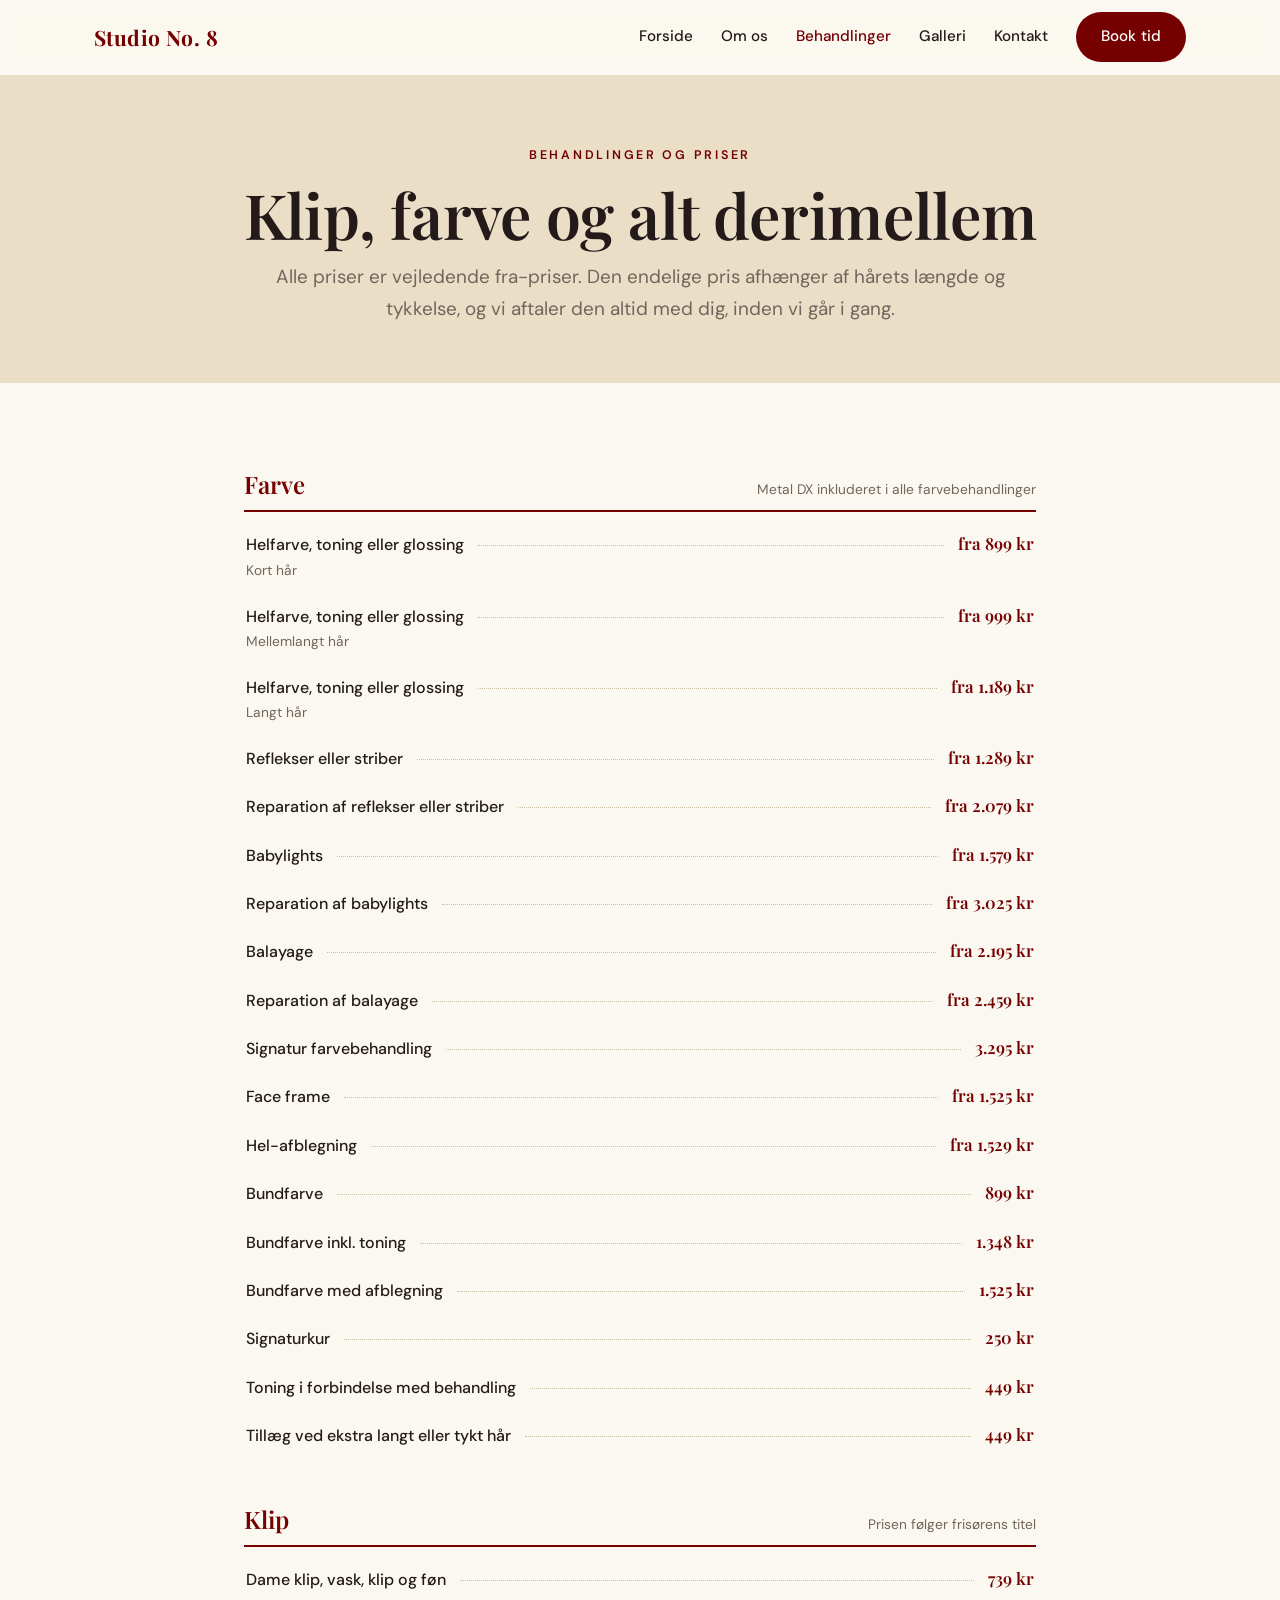
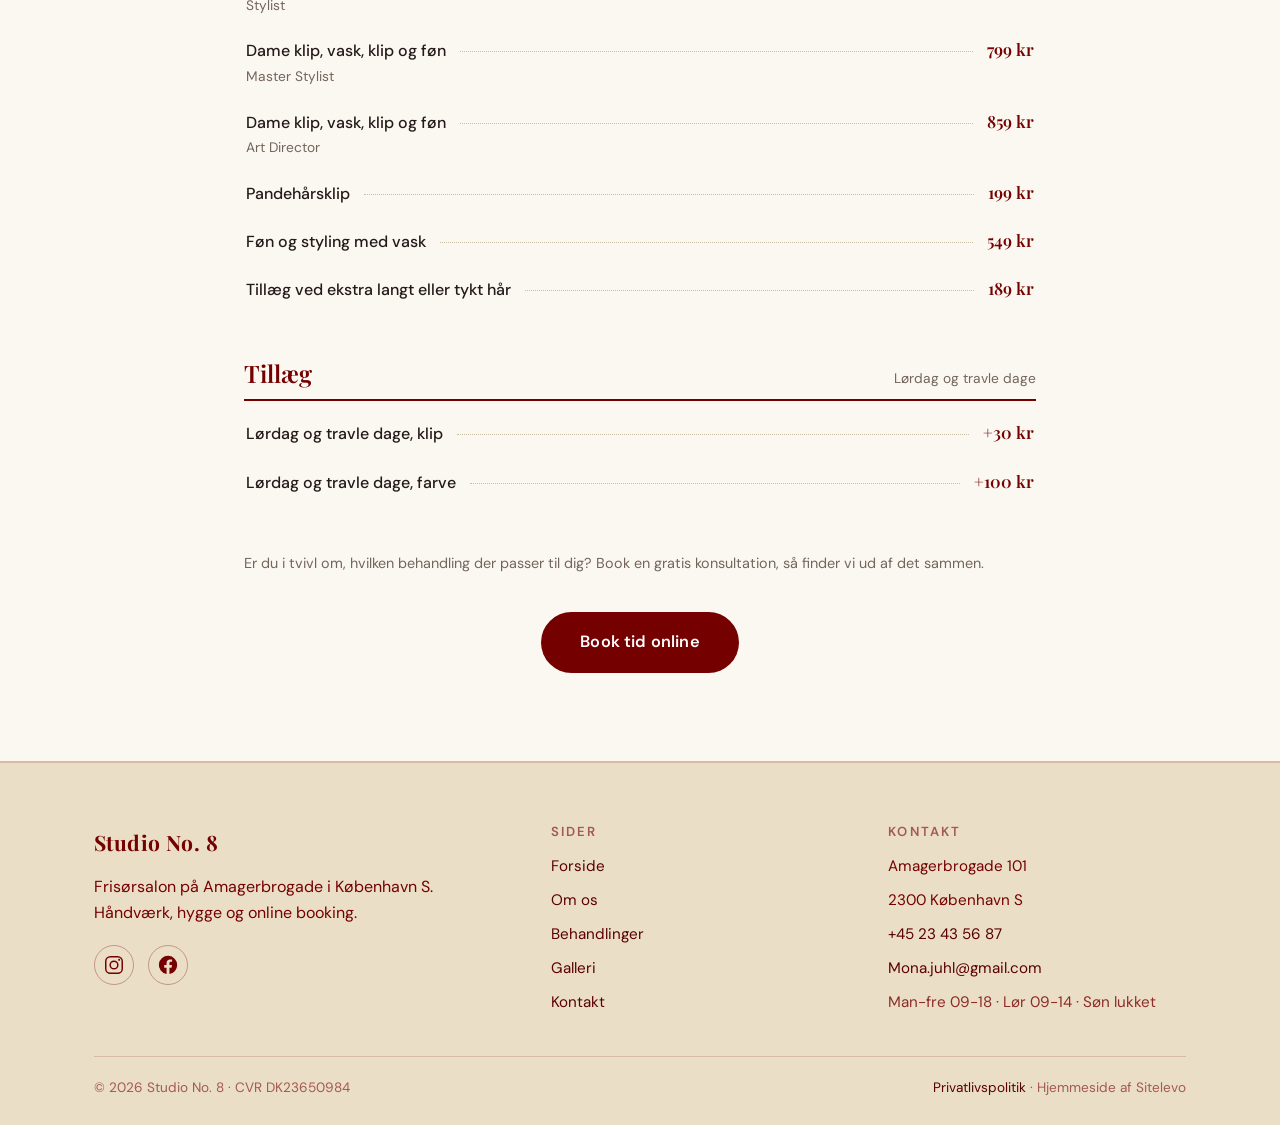
<file: behandlinger.html>
<!DOCTYPE html>
<html lang="da">
<head>
<meta charset="UTF-8">
<meta name="viewport" content="width=device-width, initial-scale=1">
<title>Behandlinger og priser - Studio No. 8</title>
<meta name="description" content="Se priser på klip, farve, balayage og reflekser hos Studio No. 8 på Amagerbrogade. Metal DX er inkluderet i alle farvebehandlinger.">
<link rel="preconnect" href="https://fonts.googleapis.com">
<link rel="preconnect" href="https://fonts.gstatic.com" crossorigin>
<link href="https://fonts.googleapis.com/css2?family=Playfair+Display:ital,wght@0,500;0,600;0,700;1,500&family=DM+Sans:wght@300;400;500;600&display=swap" rel="stylesheet">
<link rel="stylesheet" href="styles.css">
</head>
<body>

<header class="nav">
  <div class="wrap nav__inner">
    <a href="index.html" class="brand">Studio No. 8</a>
    <nav class="nav__links">
      <a href="index.html">Forside</a>
      <a href="om-os.html">Om os</a>
      <a href="behandlinger.html" class="active">Behandlinger</a>
      <a href="galleri.html">Galleri</a>
      <a href="kontakt.html">Kontakt</a>
      <a href="book-tid.html" class="btn btn--primary nav__cta">Book tid</a>
    </nav>
    <button class="nav__toggle" aria-label="Menu">☰</button>
  </div>
</header>

<section class="page-hero">
  <div class="wrap reveal">
    <p class="eyebrow">Behandlinger og priser</p>
    <h1>Klip, farve og alt derimellem</h1>
    <p class="lead">Alle priser er vejledende fra-priser. Den endelige pris afhænger af hårets længde og tykkelse, og vi aftaler den altid med dig, inden vi går i gang.</p>
  </div>
</section>

<section class="section">
  <div class="wrap" style="max-width:840px">

    <!-- FARVE -->
    <div class="pricegroup reveal">
      <div class="pricegroup__head">
        <h3>Farve</h3>
        <span class="pricegroup__note">Metal DX inkluderet i alle farvebehandlinger</span>
      </div>
      <ul class="pricelist">
        <li><span class="name">Helfarve, toning eller glossing<span class="sub">Kort hår</span></span><span class="dots"></span><span class="price">fra 899 kr</span></li>
        <li><span class="name">Helfarve, toning eller glossing<span class="sub">Mellemlangt hår</span></span><span class="dots"></span><span class="price">fra 999 kr</span></li>
        <li><span class="name">Helfarve, toning eller glossing<span class="sub">Langt hår</span></span><span class="dots"></span><span class="price">fra 1.189 kr</span></li>
        <li><span class="name">Reflekser eller striber</span><span class="dots"></span><span class="price">fra 1.289 kr</span></li>
        <li><span class="name">Reparation af reflekser eller striber</span><span class="dots"></span><span class="price">fra 2.079 kr</span></li>
        <li><span class="name">Babylights</span><span class="dots"></span><span class="price">fra 1.579 kr</span></li>
        <li><span class="name">Reparation af babylights</span><span class="dots"></span><span class="price">fra 3.025 kr</span></li>
        <li><span class="name">Balayage</span><span class="dots"></span><span class="price">fra 2.195 kr</span></li>
        <li><span class="name">Reparation af balayage</span><span class="dots"></span><span class="price">fra 2.459 kr</span></li>
        <li><span class="name">Signatur farvebehandling</span><span class="dots"></span><span class="price">3.295 kr</span></li>
        <li><span class="name">Face frame</span><span class="dots"></span><span class="price">fra 1.525 kr</span></li>
        <li><span class="name">Hel-afblegning</span><span class="dots"></span><span class="price">fra 1.529 kr</span></li>
        <li><span class="name">Bundfarve</span><span class="dots"></span><span class="price">899 kr</span></li>
        <li><span class="name">Bundfarve inkl. toning</span><span class="dots"></span><span class="price">1.348 kr</span></li>
        <li><span class="name">Bundfarve med afblegning</span><span class="dots"></span><span class="price">1.525 kr</span></li>
        <li><span class="name">Signaturkur</span><span class="dots"></span><span class="price">250 kr</span></li>
        <li><span class="name">Toning i forbindelse med behandling</span><span class="dots"></span><span class="price">449 kr</span></li>
        <li><span class="name">Tillæg ved ekstra langt eller tykt hår</span><span class="dots"></span><span class="price">449 kr</span></li>
      </ul>
    </div>

    <!-- KLIP -->
    <div class="pricegroup reveal">
      <div class="pricegroup__head">
        <h3>Klip</h3>
        <span class="pricegroup__note">Prisen følger frisørens titel</span>
      </div>
      <ul class="pricelist">
        <li><span class="name">Dame klip, vask, klip og føn<span class="sub">Stylist</span></span><span class="dots"></span><span class="price">739 kr</span></li>
        <li><span class="name">Dame klip, vask, klip og føn<span class="sub">Master Stylist</span></span><span class="dots"></span><span class="price">799 kr</span></li>
        <li><span class="name">Dame klip, vask, klip og føn<span class="sub">Art Director</span></span><span class="dots"></span><span class="price">859 kr</span></li>
        <li><span class="name">Pandehårsklip</span><span class="dots"></span><span class="price">199 kr</span></li>
        <li><span class="name">Føn og styling med vask</span><span class="dots"></span><span class="price">549 kr</span></li>
        <li><span class="name">Tillæg ved ekstra langt eller tykt hår</span><span class="dots"></span><span class="price">189 kr</span></li>
      </ul>
    </div>

    <!-- TILLAEG -->
    <div class="pricegroup reveal">
      <div class="pricegroup__head">
        <h3>Tillæg</h3>
        <span class="pricegroup__note">Lørdag og travle dage</span>
      </div>
      <ul class="pricelist">
        <li><span class="name">Lørdag og travle dage, klip</span><span class="dots"></span><span class="price">+30 kr</span></li>
        <li><span class="name">Lørdag og travle dage, farve</span><span class="dots"></span><span class="price">+100 kr</span></li>
      </ul>
    </div>

    <p class="muted reveal" style="font-size:.9rem;margin-top:10px">Er du i tvivl om, hvilken behandling der passer til dig? Book en gratis konsultation, så finder vi ud af det sammen.</p>

    <div class="center reveal" style="margin-top:36px">
      <a href="book-tid.html" class="btn btn--primary btn--lg">Book tid online</a>
    </div>
  </div>
</section>

<footer class="footer">
  <div class="wrap">
    <div class="footer__grid">
      <div>
        <a href="index.html" class="brand">Studio No. 8</a>
        <p style="margin-top:14px;max-width:34ch">Frisørsalon på Amagerbrogade i København S. Håndværk, hygge og online booking.</p>
        <div class="social">
          <a href="https://instagram.com/studiono.8" target="_blank" rel="noopener" aria-label="Instagram"><svg viewBox="0 0 24 24" width="22" height="22" fill="none" stroke="currentColor" stroke-width="1.6"><rect x="3" y="3" width="18" height="18" rx="5"/><circle cx="12" cy="12" r="4.2"/><circle cx="17.6" cy="6.4" r="1.1" fill="currentColor" stroke="none"/></svg></a>
          <a href="https://facebook.com/StudioNo.8" target="_blank" rel="noopener" aria-label="Facebook"><svg viewBox="0 0 24 24" width="22" height="22" fill="currentColor"><path d="M22 12a10 10 0 1 0-11.56 9.88v-6.99H7.9V12h2.54V9.8c0-2.51 1.49-3.9 3.78-3.9 1.1 0 2.24.2 2.24.2v2.46h-1.26c-1.24 0-1.63.77-1.63 1.56V12h2.78l-.44 2.89h-2.34v6.99A10 10 0 0 0 22 12z"/></svg></a>
        </div>
      </div>
      <div>
        <h4>Sider</h4>
        <ul>
          <li><a href="index.html">Forside</a></li>
          <li><a href="om-os.html">Om os</a></li>
          <li><a href="behandlinger.html">Behandlinger</a></li>
          <li><a href="galleri.html">Galleri</a></li>
          <li><a href="kontakt.html">Kontakt</a></li>
        </ul>
      </div>
      <div>
        <h4>Kontakt</h4>
        <ul>
          <li>Amagerbrogade 101</li>
          <li>2300 København S</li>
          <li><a href="tel:+4523435687">+45 23 43 56 87</a></li>
          <li><a href="mailto:Mona.juhl@gmail.com">Mona.juhl@gmail.com</a></li>
          <li style="margin-top:8px;opacity:.8">Man-fre 09-18 · Lør 09-14 · Søn lukket</li>
        </ul>
      </div>
    </div>
    <div class="footer__bottom">
      <span>© 2026 Studio No. 8 · CVR DK23650984</span>
      <span><a href="privatlivspolitik.html">Privatlivspolitik</a> · Hjemmeside af Sitelevo</span>
    </div>
  </div>
</footer>

<div class="sticky-cta">
  <a href="tel:+4523435687" class="btn btn--outline">Ring</a>
  <a href="book-tid.html" class="btn btn--primary">Book tid</a>
</div>

<script src="script.js"></script>
</body>
</html>
</file>
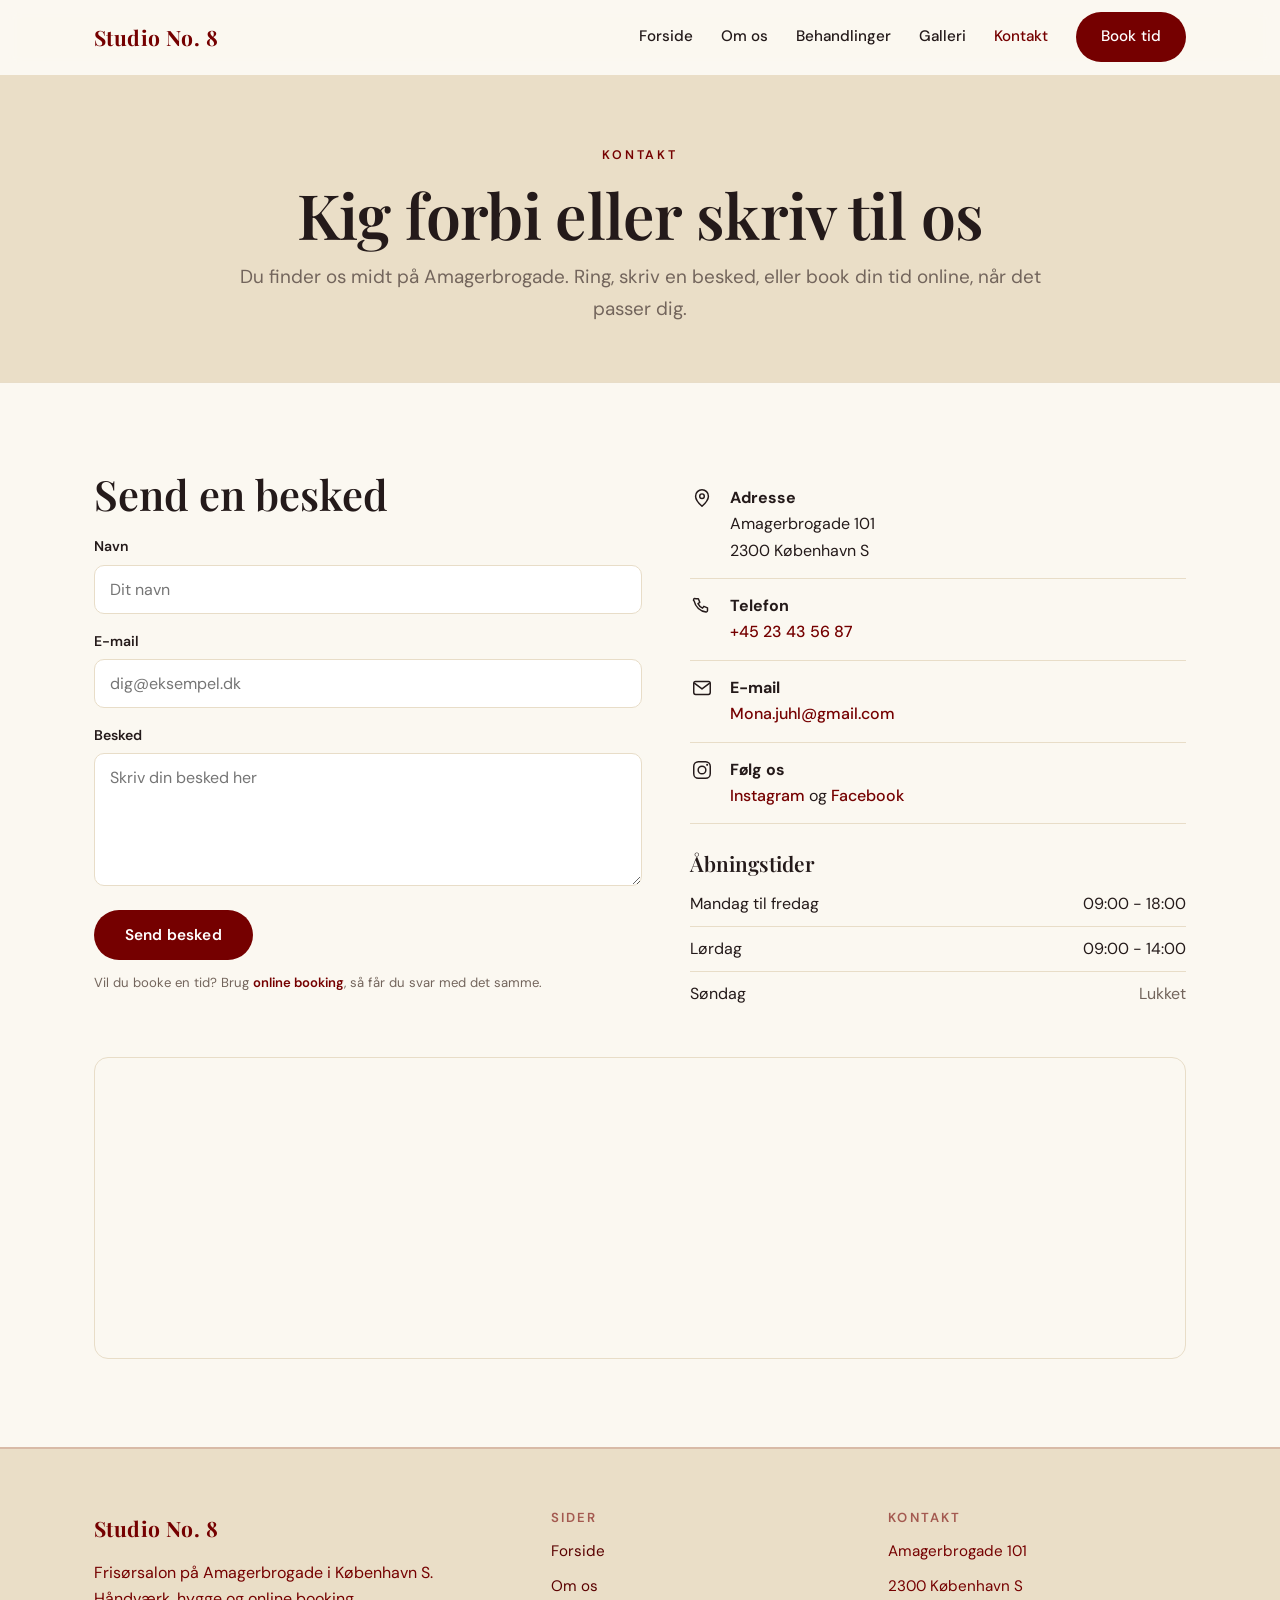
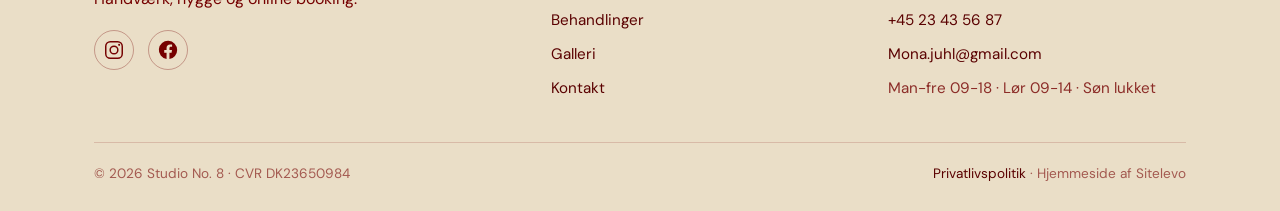
<file: kontakt.html>
<!DOCTYPE html>
<html lang="da">
<head>
<meta charset="UTF-8">
<meta name="viewport" content="width=device-width, initial-scale=1">
<title>Kontakt - Studio No. 8</title>
<meta name="description" content="Kontakt Studio No. 8 på Amagerbrogade 101, 2300 København S. Ring, skriv eller kig forbi. Se åbningstider og find vej.">
<link rel="preconnect" href="https://fonts.googleapis.com">
<link rel="preconnect" href="https://fonts.gstatic.com" crossorigin>
<link href="https://fonts.googleapis.com/css2?family=Playfair+Display:ital,wght@0,500;0,600;0,700;1,500&family=DM+Sans:wght@300;400;500;600&display=swap" rel="stylesheet">
<link rel="stylesheet" href="styles.css">
</head>
<body>

<header class="nav">
  <div class="wrap nav__inner">
    <a href="index.html" class="brand">Studio No. 8</a>
    <nav class="nav__links">
      <a href="index.html">Forside</a>
      <a href="om-os.html">Om os</a>
      <a href="behandlinger.html">Behandlinger</a>
      <a href="galleri.html">Galleri</a>
      <a href="kontakt.html" class="active">Kontakt</a>
      <a href="book-tid.html" class="btn btn--primary nav__cta">Book tid</a>
    </nav>
    <button class="nav__toggle" aria-label="Menu">☰</button>
  </div>
</header>

<section class="page-hero">
  <div class="wrap reveal">
    <p class="eyebrow">Kontakt</p>
    <h1>Kig forbi eller skriv til os</h1>
    <p class="lead">Du finder os midt på Amagerbrogade. Ring, skriv en besked, eller book din tid online, når det passer dig.</p>
  </div>
</section>

<section class="section">
  <div class="wrap contact-grid">

    <!-- Formular -->
    <div class="reveal">
      <h2 style="margin-bottom:18px">Send en besked</h2>
      <form onsubmit="event.preventDefault(); alert('Tak for din besked. Dette er et preview, og formularen kobles til e-mail eller Jotform, før siden går live.');">
        <div class="field">
          <label for="navn">Navn</label>
          <input id="navn" name="navn" type="text" placeholder="Dit navn" required>
        </div>
        <div class="field">
          <label for="email">E-mail</label>
          <input id="email" name="email" type="email" placeholder="dig@eksempel.dk" required>
        </div>
        <div class="field">
          <label for="besked">Besked</label>
          <textarea id="besked" name="besked" rows="5" placeholder="Skriv din besked her" required></textarea>
        </div>
        <button type="submit" class="btn btn--primary">Send besked</button>
        <p class="muted" style="font-size:.82rem;margin-top:12px">Vil du booke en tid? Brug <a href="book-tid.html" style="color:var(--bordeaux);font-weight:600">online booking</a>, så får du svar med det samme.</p>
      </form>
    </div>

    <!-- Info -->
    <div class="reveal">
      <div class="info-row"><span class="ico"><svg viewBox="0 0 24 24" fill="none" stroke="currentColor" stroke-width="1.6" stroke-linecap="round" stroke-linejoin="round"><path d="M12 21s7-6.3 7-11a7 7 0 1 0-14 0c0 4.7 7 11 7 11z"/><circle cx="12" cy="10" r="2.5"/></svg></span><div><strong>Adresse</strong><br>Amagerbrogade 101<br>2300 København S</div></div>
      <div class="info-row"><span class="ico"><svg viewBox="0 0 24 24" fill="none" stroke="currentColor" stroke-width="1.6" stroke-linecap="round" stroke-linejoin="round"><path d="M5 4h3l1.6 4-2 1.4a11 11 0 0 0 5 5l1.4-2 4 1.6v3a1.5 1.5 0 0 1-1.6 1.5A15 15 0 0 1 3.5 6.6 1.5 1.5 0 0 1 5 4z"/></svg></span><div><strong>Telefon</strong><br><a href="tel:+4523435687">+45 23 43 56 87</a></div></div>
      <div class="info-row"><span class="ico"><svg viewBox="0 0 24 24" fill="none" stroke="currentColor" stroke-width="1.6" stroke-linecap="round" stroke-linejoin="round"><rect x="3" y="5" width="18" height="14" rx="2"/><path d="m4 7 8 6 8-6"/></svg></span><div><strong>E-mail</strong><br><a href="mailto:Mona.juhl@gmail.com">Mona.juhl@gmail.com</a></div></div>
      <div class="info-row"><span class="ico"><svg viewBox="0 0 24 24" fill="none" stroke="currentColor" stroke-width="1.6"><rect x="3" y="3" width="18" height="18" rx="5"/><circle cx="12" cy="12" r="4.2"/><circle cx="17.6" cy="6.4" r="1.1" fill="currentColor" stroke="none"/></svg></span><div><strong>Følg os</strong><br><a href="https://instagram.com/studiono.8" target="_blank" rel="noopener">Instagram</a> og <a href="https://facebook.com/StudioNo.8" target="_blank" rel="noopener">Facebook</a></div></div>

      <h3 style="margin:28px 0 6px">Åbningstider</h3>
      <ul class="hours">
        <li><span>Mandag til fredag</span><span>09:00 - 18:00</span></li>
        <li><span>Lørdag</span><span>09:00 - 14:00</span></li>
        <li><span>Søndag</span><span class="muted">Lukket</span></li>
      </ul>
    </div>
  </div>

  <div class="wrap" style="margin-top:40px">
    <div class="map reveal">
      <iframe title="Kort - Amagerbrogade 101" loading="lazy" src="https://maps.google.com/maps?q=Amagerbrogade%20101%2C%202300%20K%C3%B8benhavn%20S&z=15&output=embed"></iframe>
    </div>
  </div>
</section>

<footer class="footer">
  <div class="wrap">
    <div class="footer__grid">
      <div>
        <a href="index.html" class="brand">Studio No. 8</a>
        <p style="margin-top:14px;max-width:34ch">Frisørsalon på Amagerbrogade i København S. Håndværk, hygge og online booking.</p>
        <div class="social">
          <a href="https://instagram.com/studiono.8" target="_blank" rel="noopener" aria-label="Instagram"><svg viewBox="0 0 24 24" width="22" height="22" fill="none" stroke="currentColor" stroke-width="1.6"><rect x="3" y="3" width="18" height="18" rx="5"/><circle cx="12" cy="12" r="4.2"/><circle cx="17.6" cy="6.4" r="1.1" fill="currentColor" stroke="none"/></svg></a>
          <a href="https://facebook.com/StudioNo.8" target="_blank" rel="noopener" aria-label="Facebook"><svg viewBox="0 0 24 24" width="22" height="22" fill="currentColor"><path d="M22 12a10 10 0 1 0-11.56 9.88v-6.99H7.9V12h2.54V9.8c0-2.51 1.49-3.9 3.78-3.9 1.1 0 2.24.2 2.24.2v2.46h-1.26c-1.24 0-1.63.77-1.63 1.56V12h2.78l-.44 2.89h-2.34v6.99A10 10 0 0 0 22 12z"/></svg></a>
        </div>
      </div>
      <div>
        <h4>Sider</h4>
        <ul>
          <li><a href="index.html">Forside</a></li>
          <li><a href="om-os.html">Om os</a></li>
          <li><a href="behandlinger.html">Behandlinger</a></li>
          <li><a href="galleri.html">Galleri</a></li>
          <li><a href="kontakt.html">Kontakt</a></li>
        </ul>
      </div>
      <div>
        <h4>Kontakt</h4>
        <ul>
          <li>Amagerbrogade 101</li>
          <li>2300 København S</li>
          <li><a href="tel:+4523435687">+45 23 43 56 87</a></li>
          <li><a href="mailto:Mona.juhl@gmail.com">Mona.juhl@gmail.com</a></li>
          <li style="margin-top:8px;opacity:.8">Man-fre 09-18 · Lør 09-14 · Søn lukket</li>
        </ul>
      </div>
    </div>
    <div class="footer__bottom">
      <span>© 2026 Studio No. 8 · CVR DK23650984</span>
      <span><a href="privatlivspolitik.html">Privatlivspolitik</a> · Hjemmeside af Sitelevo</span>
    </div>
  </div>
</footer>

<div class="sticky-cta">
  <a href="tel:+4523435687" class="btn btn--outline">Ring</a>
  <a href="book-tid.html" class="btn btn--primary">Book tid</a>
</div>

<script src="script.js"></script>
</body>
</html>
</file>
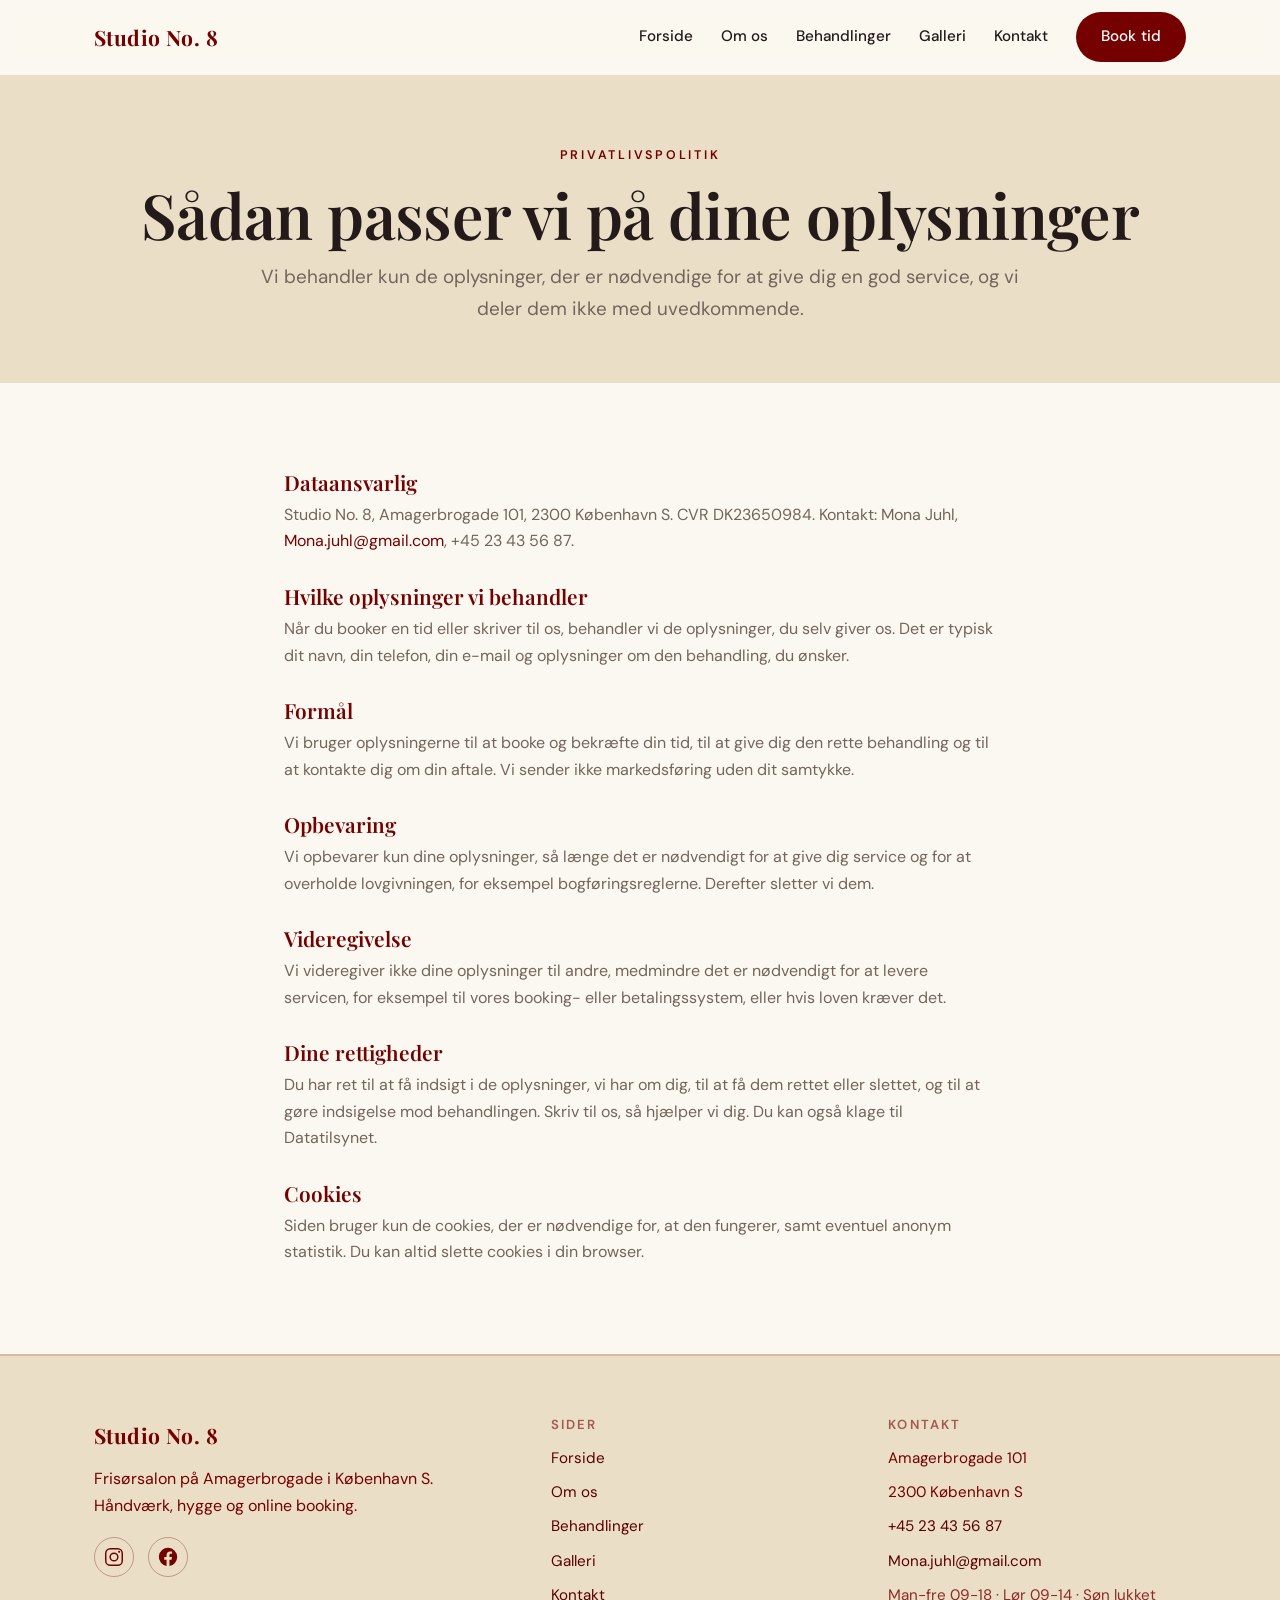
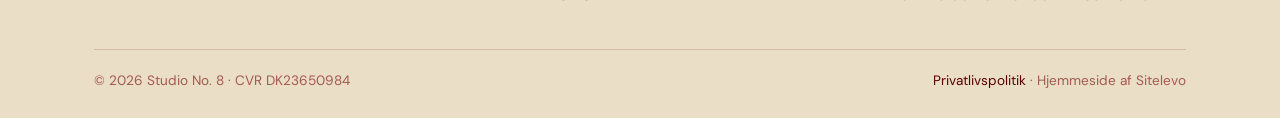
<file: privatlivspolitik.html>
<!DOCTYPE html>
<html lang="da">
<head>
<meta charset="UTF-8">
<meta name="viewport" content="width=device-width, initial-scale=1">
<title>Privatlivspolitik - Studio No. 8</title>
<meta name="description" content="Privatlivspolitik for Studio No. 8. Sådan behandler vi dine personoplysninger, når du booker tid eller skriver til os.">
<link rel="preconnect" href="https://fonts.googleapis.com">
<link rel="preconnect" href="https://fonts.gstatic.com" crossorigin>
<link href="https://fonts.googleapis.com/css2?family=Playfair+Display:ital,wght@0,500;0,600;0,700;1,500&family=DM+Sans:wght@300;400;500;600&display=swap" rel="stylesheet">
<link rel="stylesheet" href="styles.css">
</head>
<body>

<header class="nav">
  <div class="wrap nav__inner">
    <a href="index.html" class="brand">Studio No. 8</a>
    <nav class="nav__links">
      <a href="index.html">Forside</a>
      <a href="om-os.html">Om os</a>
      <a href="behandlinger.html">Behandlinger</a>
      <a href="galleri.html">Galleri</a>
      <a href="kontakt.html">Kontakt</a>
      <a href="book-tid.html" class="btn btn--primary nav__cta">Book tid</a>
    </nav>
    <button class="nav__toggle" aria-label="Menu">☰</button>
  </div>
</header>

<section class="page-hero">
  <div class="wrap reveal">
    <p class="eyebrow">Privatlivspolitik</p>
    <h1>Sådan passer vi på dine oplysninger</h1>
    <p class="lead">Vi behandler kun de oplysninger, der er nødvendige for at give dig en god service, og vi deler dem ikke med uvedkommende.</p>
  </div>
</section>

<section class="section">
  <div class="wrap" style="max-width:760px">

    <div class="reveal" style="margin-bottom:30px">
      <h3 style="color:var(--bordeaux);margin-bottom:8px">Dataansvarlig</h3>
      <p class="muted">Studio No. 8, Amagerbrogade 101, 2300 København S. CVR DK23650984. Kontakt: Mona Juhl, <a href="mailto:Mona.juhl@gmail.com" style="color:var(--bordeaux)">Mona.juhl@gmail.com</a>, +45 23 43 56 87.</p>
    </div>

    <div class="reveal" style="margin-bottom:30px">
      <h3 style="color:var(--bordeaux);margin-bottom:8px">Hvilke oplysninger vi behandler</h3>
      <p class="muted">Når du booker en tid eller skriver til os, behandler vi de oplysninger, du selv giver os. Det er typisk dit navn, din telefon, din e-mail og oplysninger om den behandling, du ønsker.</p>
    </div>

    <div class="reveal" style="margin-bottom:30px">
      <h3 style="color:var(--bordeaux);margin-bottom:8px">Formål</h3>
      <p class="muted">Vi bruger oplysningerne til at booke og bekræfte din tid, til at give dig den rette behandling og til at kontakte dig om din aftale. Vi sender ikke markedsføring uden dit samtykke.</p>
    </div>

    <div class="reveal" style="margin-bottom:30px">
      <h3 style="color:var(--bordeaux);margin-bottom:8px">Opbevaring</h3>
      <p class="muted">Vi opbevarer kun dine oplysninger, så længe det er nødvendigt for at give dig service og for at overholde lovgivningen, for eksempel bogføringsreglerne. Derefter sletter vi dem.</p>
    </div>

    <div class="reveal" style="margin-bottom:30px">
      <h3 style="color:var(--bordeaux);margin-bottom:8px">Videregivelse</h3>
      <p class="muted">Vi videregiver ikke dine oplysninger til andre, medmindre det er nødvendigt for at levere servicen, for eksempel til vores booking- eller betalingssystem, eller hvis loven kræver det.</p>
    </div>

    <div class="reveal" style="margin-bottom:30px">
      <h3 style="color:var(--bordeaux);margin-bottom:8px">Dine rettigheder</h3>
      <p class="muted">Du har ret til at få indsigt i de oplysninger, vi har om dig, til at få dem rettet eller slettet, og til at gøre indsigelse mod behandlingen. Skriv til os, så hjælper vi dig. Du kan også klage til Datatilsynet.</p>
    </div>

    <div class="reveal">
      <h3 style="color:var(--bordeaux);margin-bottom:8px">Cookies</h3>
      <p class="muted">Siden bruger kun de cookies, der er nødvendige for, at den fungerer, samt eventuel anonym statistik. Du kan altid slette cookies i din browser.</p>
    </div>

  </div>
</section>

<footer class="footer">
  <div class="wrap">
    <div class="footer__grid">
      <div>
        <a href="index.html" class="brand">Studio No. 8</a>
        <p style="margin-top:14px;max-width:34ch">Frisørsalon på Amagerbrogade i København S. Håndværk, hygge og online booking.</p>
        <div class="social">
          <a href="https://instagram.com/studiono.8" target="_blank" rel="noopener" aria-label="Instagram"><svg viewBox="0 0 24 24" width="22" height="22" fill="none" stroke="currentColor" stroke-width="1.6"><rect x="3" y="3" width="18" height="18" rx="5"/><circle cx="12" cy="12" r="4.2"/><circle cx="17.6" cy="6.4" r="1.1" fill="currentColor" stroke="none"/></svg></a>
          <a href="https://facebook.com/StudioNo.8" target="_blank" rel="noopener" aria-label="Facebook"><svg viewBox="0 0 24 24" width="22" height="22" fill="currentColor"><path d="M22 12a10 10 0 1 0-11.56 9.88v-6.99H7.9V12h2.54V9.8c0-2.51 1.49-3.9 3.78-3.9 1.1 0 2.24.2 2.24.2v2.46h-1.26c-1.24 0-1.63.77-1.63 1.56V12h2.78l-.44 2.89h-2.34v6.99A10 10 0 0 0 22 12z"/></svg></a>
        </div>
      </div>
      <div>
        <h4>Sider</h4>
        <ul>
          <li><a href="index.html">Forside</a></li>
          <li><a href="om-os.html">Om os</a></li>
          <li><a href="behandlinger.html">Behandlinger</a></li>
          <li><a href="galleri.html">Galleri</a></li>
          <li><a href="kontakt.html">Kontakt</a></li>
        </ul>
      </div>
      <div>
        <h4>Kontakt</h4>
        <ul>
          <li>Amagerbrogade 101</li>
          <li>2300 København S</li>
          <li><a href="tel:+4523435687">+45 23 43 56 87</a></li>
          <li><a href="mailto:Mona.juhl@gmail.com">Mona.juhl@gmail.com</a></li>
          <li style="margin-top:8px;opacity:.8">Man-fre 09-18 · Lør 09-14 · Søn lukket</li>
        </ul>
      </div>
    </div>
    <div class="footer__bottom">
      <span>© 2026 Studio No. 8 · CVR DK23650984</span>
      <span><a href="privatlivspolitik.html">Privatlivspolitik</a> · Hjemmeside af Sitelevo</span>
    </div>
  </div>
</footer>

<div class="sticky-cta">
  <a href="tel:+4523435687" class="btn btn--outline">Ring</a>
  <a href="book-tid.html" class="btn btn--primary">Book tid</a>
</div>

<script src="script.js"></script>
</body>
</html>
</file>
<file: styles.css>
/* ============================================================
   STUDIO No. 8 - delt stylesheet
   Palette: bordeaux #750000 + creme #eadec7. Ren og minimalistisk.
   Typografi: Playfair Display (overskrifter) + DM Sans (brødtekst)
   ============================================================ */

:root{
  --bordeaux:#750000;
  --bordeaux-2:#5a0000;
  --bordeaux-soft:#8d2a2a;
  --creme:#eadec7;
  --creme-2:#f4edde;
  --bg:#fbf8f1;
  --paper:#ffffff;
  --ink:#241a1a;
  --muted:#73655c;
  --line:#e8ddc8;
  --radius:14px;
  --maxw:1140px;
  --shadow:0 18px 50px rgba(60,20,20,.10);
  --shadow-sm:0 8px 24px rgba(60,20,20,.08);
}

*{box-sizing:border-box;margin:0;padding:0}
html{scroll-behavior:smooth}
body{
  font-family:'DM Sans',system-ui,sans-serif;
  color:var(--ink);
  background:var(--bg);
  line-height:1.65;
  font-weight:400;
  overflow-x:hidden;
  -webkit-font-smoothing:antialiased;
}
h1,h2,h3,h4{font-family:'Playfair Display',Georgia,serif;font-weight:600;line-height:1.12;color:var(--ink)}
h1{font-size:clamp(2.4rem,5.2vw,3.9rem);letter-spacing:-.01em}
h2{font-size:clamp(1.8rem,3.4vw,2.6rem)}
h3{font-size:1.3rem}
p{color:var(--ink)}
a{color:inherit;text-decoration:none}
img{max-width:100%;display:block}

.wrap{max-width:var(--maxw);margin:0 auto;padding:0 24px}
.section{padding:88px 0}
.section--tint{background:var(--creme-2)}
.section--creme{background:var(--creme)}
.center{text-align:center}
.muted{color:var(--muted)}
.lead{font-size:1.18rem;color:var(--muted);max-width:62ch}
.eyebrow{
  font-size:.78rem;letter-spacing:.22em;text-transform:uppercase;
  color:var(--bordeaux);font-weight:600;margin-bottom:14px
}
.eyebrow--light{color:var(--creme)}

/* ---------- Buttons ---------- */
.btn{
  display:inline-flex;align-items:center;justify-content:center;gap:8px;
  padding:14px 30px;border-radius:999px;font-weight:600;font-size:.96rem;
  cursor:pointer;border:1.5px solid transparent;transition:.2s ease;
  font-family:'DM Sans',sans-serif;letter-spacing:.01em;white-space:nowrap;
}
.btn--primary{background:var(--bordeaux);color:#fff}
.btn--primary:hover{background:var(--bordeaux-2);transform:translateY(-2px)}
.btn--cream{background:var(--creme);color:var(--bordeaux)}
.btn--cream:hover{background:#fff;transform:translateY(-2px)}
.btn--outline{border-color:var(--bordeaux);color:var(--bordeaux);background:transparent}
.btn--outline:hover{background:var(--bordeaux);color:#fff}
.btn--ghost-light{border-color:rgba(234,222,199,.6);color:var(--creme);background:transparent}
.btn--ghost-light:hover{background:rgba(234,222,199,.14)}
.btn--lg{padding:16px 38px;font-size:1.02rem}

/* ---------- Nav ---------- */
.nav{
  position:sticky;top:0;z-index:50;
  background:rgba(251,248,241,.86);backdrop-filter:saturate(180%) blur(10px);
  border-bottom:1px solid transparent;transition:.25s ease;
}
.nav.scrolled{background:rgba(255,255,255,.96);border-bottom-color:var(--line);box-shadow:var(--shadow-sm)}
.nav__inner{display:flex;align-items:center;justify-content:space-between;height:74px}
.brand{
  font-family:'Playfair Display',serif;font-weight:700;font-size:1.32rem;
  color:var(--bordeaux);letter-spacing:.02em;white-space:nowrap
}
.nav__links{display:flex;align-items:center;gap:28px}
.nav__links a{font-size:.95rem;color:var(--ink);font-weight:500;transition:color .15s;white-space:nowrap}
.nav__links a:hover,.nav__links a.active{color:var(--bordeaux)}
.nav__links a.nav__cta{color:#fff;padding:11px 24px}
.nav__links a.nav__cta:hover{color:#fff}
.nav__toggle{display:none;background:none;border:0;font-size:1.5rem;color:var(--bordeaux);cursor:pointer}

/* ---------- Hero ---------- */
.hero{background:var(--bordeaux);color:var(--creme);overflow:hidden;position:relative}
.hero::after{content:"";position:absolute;inset:0;background:
  radial-gradient(900px 420px at 88% -8%, rgba(234,222,199,.16), transparent 60%);
  pointer-events:none}
.hero__grid{display:grid;grid-template-columns:1fr 1.1fr;gap:50px;align-items:center;padding-top:80px;padding-bottom:84px}
.hero h1{color:#fff;margin-bottom:20px}
.hero h1 .accent{color:var(--creme);font-style:italic}
.hero p{color:rgba(255,255,255,.82);font-size:1.16rem;max-width:46ch;margin-bottom:30px}
.hero__cta{display:flex;gap:14px;flex-wrap:wrap}
.hero__media{position:relative}
.hero__media .ph{aspect-ratio:4/5;border-radius:18px;border:1px solid rgba(234,222,199,.35)}
.hero__badge{
  position:absolute;left:-18px;bottom:26px;background:var(--creme);color:var(--bordeaux);
  padding:14px 20px;border-radius:14px;box-shadow:var(--shadow);font-weight:600;font-size:.92rem;
  display:flex;align-items:center;gap:10px;z-index:3
}
.hero__badge b{font-family:'Playfair Display',serif;font-size:1.5rem;display:block;line-height:1}

/* ---------- Placeholder (billed-plads) ---------- */
.ph{
  width:100%;border-radius:var(--radius);
  background:
    repeating-linear-gradient(45deg, rgba(117,0,0,.04) 0 14px, rgba(117,0,0,.07) 14px 28px),
    linear-gradient(135deg,var(--creme),#dccfb2);
  display:flex;align-items:center;justify-content:center;position:relative;overflow:hidden;color:var(--bordeaux)
}
.ph>img{position:absolute;inset:0;width:100%;height:100%;object-fit:cover;z-index:1}
.ph::before{content:"⬡";position:absolute;top:14px;left:16px;font-size:1rem;opacity:.5}
.ph::after{
  content:attr(data-label);font-size:.82rem;font-weight:600;letter-spacing:.04em;
  color:var(--bordeaux);opacity:.72;text-align:center;padding:0 14px;text-transform:uppercase
}
.ph--wide{aspect-ratio:16/10}
.ph--square{aspect-ratio:1/1}
.ph--tall{aspect-ratio:3/4}

/* ---------- Page hero (indre sider) ---------- */
.page-hero{background:var(--creme);padding:70px 0 58px;border-bottom:1px solid var(--line);text-align:center}
.page-hero h1{margin-bottom:12px}
.page-hero .lead{margin-left:auto;margin-right:auto}

/* ---------- Grids & cards ---------- */
.grid{display:grid;gap:26px}
.grid-2{grid-template-columns:repeat(2,1fr)}
.grid-3{grid-template-columns:repeat(3,1fr)}
.split{display:grid;grid-template-columns:1fr 1fr;gap:54px;align-items:center}

.card{background:var(--paper);border:1px solid var(--line);border-radius:var(--radius);overflow:hidden;box-shadow:var(--shadow-sm);transition:.25s ease}
.card:hover{transform:translateY(-4px);box-shadow:var(--shadow)}
.card__body{padding:24px}
.card__body h3{margin-bottom:8px}

/* ---------- USP (moderne, uden bokse) ---------- */
.usp-grid{display:grid;grid-template-columns:repeat(3,1fr);gap:44px}
.usp{padding-top:18px;border-top:2px solid var(--bordeaux)}
.usp .num{font-family:'Playfair Display',serif;font-style:italic;font-size:1.7rem;color:var(--bordeaux);display:block;margin-bottom:12px;line-height:1}
.usp h3{margin-bottom:8px;font-size:1.4rem}

/* ---------- Feature-kort (titler m.m.) ---------- */
.feature{background:var(--paper);border:1px solid var(--line);border-top:3px solid var(--bordeaux);border-radius:var(--radius);padding:28px 26px;box-shadow:var(--shadow-sm)}
.feature h3{margin-bottom:8px}

/* ---------- Prisliste ---------- */
.pricegroup{margin-bottom:46px}
.pricegroup__head{display:flex;align-items:baseline;justify-content:space-between;gap:16px;border-bottom:2px solid var(--bordeaux);padding-bottom:10px;margin-bottom:8px}
.pricegroup__head h3{font-size:1.5rem;color:var(--bordeaux)}
.pricegroup__note{font-size:.86rem;color:var(--muted)}
.pricelist{list-style:none}
.pricelist li{display:flex;align-items:baseline;gap:14px;padding:10px 2px}
.pricelist .name{font-weight:500}
.pricelist .sub{display:block;font-size:.86rem;color:var(--muted);font-weight:400}
.pricelist .dots{flex:1;border-bottom:1px dotted #cbbfa6;transform:translateY(-4px)}
.pricelist .price{font-family:'Playfair Display',serif;font-weight:600;color:var(--bordeaux);white-space:nowrap;font-size:1.05rem}

/* ---------- Team ---------- */
.team-photo{border-radius:var(--radius);overflow:hidden}
.team-photo .ph{aspect-ratio:16/9}

/* ---------- Galleri ---------- */
.gallery{display:grid;grid-template-columns:repeat(3,1fr);gap:16px}
.gallery .ph{aspect-ratio:1/1}
.gallery .ph.tall{grid-row:span 2;aspect-ratio:auto}

/* ---------- CTA band ---------- */
.cta-band{background:var(--creme);color:var(--bordeaux);border:1px solid rgba(117,0,0,.12);border-radius:24px;padding:58px 44px;text-align:center}
.cta-band h2{color:var(--bordeaux);margin-bottom:12px}
.cta-band p{color:var(--bordeaux);opacity:.82;max-width:54ch;margin:0 auto 24px}

/* ---------- Steps (book-tid) ---------- */
.steps{counter-reset:s;display:grid;gap:22px}
.step{display:flex;gap:18px;align-items:flex-start}
.step__n{flex:0 0 auto;width:42px;height:42px;border-radius:50%;background:var(--bordeaux);color:var(--creme);display:flex;align-items:center;justify-content:center;font-family:'Playfair Display',serif;font-weight:600;font-size:1.15rem}
.step h3{margin-bottom:4px}

/* ---------- Booking embed-plads ---------- */
.booking-box{background:var(--paper);border:1px dashed var(--bordeaux-soft);border-radius:var(--radius);padding:48px 32px;text-align:center}
.booking-box .ico{font-size:2rem;margin-bottom:12px}

/* ---------- Info-rows & hours ---------- */
.info-row{display:flex;gap:16px;align-items:flex-start;padding:14px 0;border-bottom:1px solid var(--line)}
.info-row .ico{flex:0 0 auto;display:flex;align-items:center;justify-content:center;color:var(--ink);width:24px;margin-top:2px}
.info-row .ico svg{width:22px;height:22px;display:block}
.info-row a{color:var(--bordeaux);font-weight:500}
.hours{list-style:none}
.hours li{display:flex;justify-content:space-between;padding:9px 0;border-bottom:1px solid var(--line)}
.hours li:last-child{border-bottom:0}

/* ---------- Forms ---------- */
.field{margin-bottom:16px}
.field label{display:block;font-size:.88rem;font-weight:600;margin-bottom:6px}
.field input,.field textarea,.field select{
  width:100%;padding:13px 15px;border:1px solid var(--line);border-radius:10px;
  font-family:inherit;font-size:1rem;background:#fff;color:var(--ink)
}
.field input:focus,.field textarea:focus,.field select:focus{outline:2px solid var(--bordeaux);border-color:transparent}
.contact-grid{display:grid;grid-template-columns:1.05fr .95fr;gap:48px}
.map{border-radius:var(--radius);overflow:hidden;border:1px solid var(--line);min-height:300px}
.map iframe{width:100%;height:100%;min-height:300px;border:0;display:block}

/* ---------- Footer (beige baggrund, burgunder tekst) ---------- */
.footer{background:var(--creme);color:var(--bordeaux);padding:62px 0 26px;border-top:2px solid rgba(117,0,0,.16)}
.footer a{color:var(--bordeaux-2)}
.footer a:hover{color:var(--bordeaux)}
.footer p{color:var(--bordeaux)}
.footer__grid{display:grid;grid-template-columns:1.4fr 1fr 1fr;gap:40px;padding-bottom:32px;border-bottom:1px solid rgba(117,0,0,.16)}
.footer .brand{color:var(--bordeaux)}
.footer h4{font-family:'DM Sans',sans-serif;font-size:.82rem;letter-spacing:.16em;text-transform:uppercase;color:rgba(117,0,0,.6);margin-bottom:14px}
.footer ul{list-style:none}
.footer li{margin-bottom:9px;font-size:.95rem}
.footer .social{display:flex;gap:14px;margin-top:18px}
.footer .social a{display:inline-flex;align-items:center;justify-content:center;width:40px;height:40px;border:1px solid rgba(117,0,0,.32);border-radius:50%;color:var(--bordeaux);transition:.2s ease}
.footer .social a:hover{background:var(--bordeaux);color:var(--creme);transform:translateY(-2px)}
.footer__bottom{display:flex;justify-content:space-between;flex-wrap:wrap;gap:10px;padding-top:20px;font-size:.85rem;color:rgba(117,0,0,.6)}

/* ---------- Sticky mobil-CTA ---------- */
.sticky-cta{position:fixed;left:0;right:0;bottom:0;z-index:60;display:none;gap:10px;padding:12px 16px;background:rgba(255,255,255,.97);border-top:1px solid var(--line);backdrop-filter:blur(8px)}
.sticky-cta .btn{flex:1;padding:13px}

/* ---------- Reveal ---------- */
.reveal{opacity:0;transform:translateY(22px);transition:opacity .7s ease,transform .7s ease}
.reveal.in{opacity:1;transform:none}

/* ---------- Responsivt ---------- */
@media (max-width:920px){
  .nav__links{
    position:absolute;top:74px;left:0;right:0;background:#fff;flex-direction:column;
    align-items:stretch;gap:0;padding:8px 16px 16px;box-shadow:var(--shadow);display:none;border-bottom:1px solid var(--line)
  }
  .nav__links.open{display:flex}
  .nav__links a{padding:13px 6px;border-bottom:1px solid var(--line)}
  .nav__links a.nav__cta{margin:12px 0 0;border-bottom:0;justify-content:center;border-radius:10px;padding:14px}
  .nav__toggle{display:block}
  .sticky-cta.visible{display:flex}
  body{padding-bottom:74px}
}
@media (max-width:900px){
  .hero__grid{grid-template-columns:1fr;gap:34px;padding-top:54px;padding-bottom:64px}
  .split,.contact-grid{grid-template-columns:1fr;gap:34px}
  .hero__media{order:-1;max-width:none;margin:0}
  .hero h1,.hero p{max-width:none}
  .grid-3{grid-template-columns:repeat(2,1fr)}
  .usp-grid{grid-template-columns:1fr;gap:28px}
  .footer__grid{grid-template-columns:1fr 1fr}
}
@media (max-width:680px){
  .section{padding:56px 0}
  .grid-2,.grid-3{grid-template-columns:1fr}
  .gallery{grid-template-columns:1fr 1fr;gap:10px}
  .gallery .ph,.gallery .ph.tall{grid-row:auto;aspect-ratio:1/1}
  .footer__grid{grid-template-columns:1fr;gap:26px}
  .hero__badge{left:0}
  .hero__cta{flex-wrap:nowrap}
  .hero__cta .btn{flex:1 1 0;padding:14px 8px;font-size:.9rem}
  .cta-band{padding:40px 24px}
}
</file>
